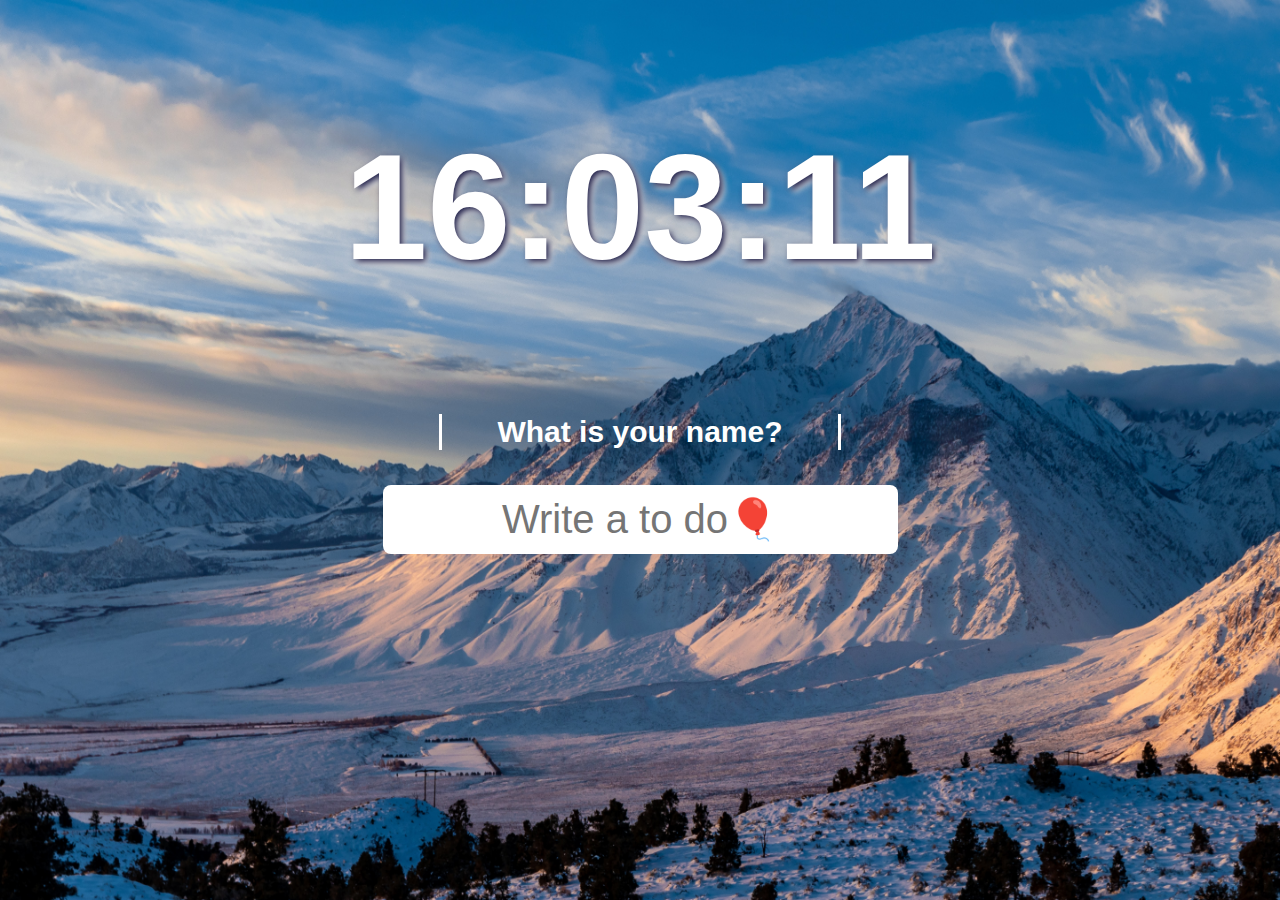
<file: index.html>
<!DOCTYPE html>
<html>
    <head>
        <title>Hi</title>
        <meta charset="utf-8" />
        <link rel="stylesheet" href="index.css" />
    </head>
    <body class="background">
        <div class="js-clock">
            <h1 class="js-title">00:00</h1>
        </div>

        <form class="js-form form">
            <input type="text" placeholder="What is your name?" />
        </form>

        <h4 class="js-greetings greetings"></h4>

        <form class="js-toDoForm">
            <input type="text" placeholder="Write a to do🎈" />
        </form>

        <ul class="js-toDoList">
        </ul>

        <span class="js-weather"></span>

        <div class="js-mention__box">
            <span class="js-mention"></span>
        </div>

        <script src="clock.js"></script>
        <script src="greeting.js"></script>
        <script src="todo.js"></script>
        <script src="background.js"></script>
        <script src="weather.js"></script>
        <script src="mention.js"></script>
    </body>
</html>
</file>
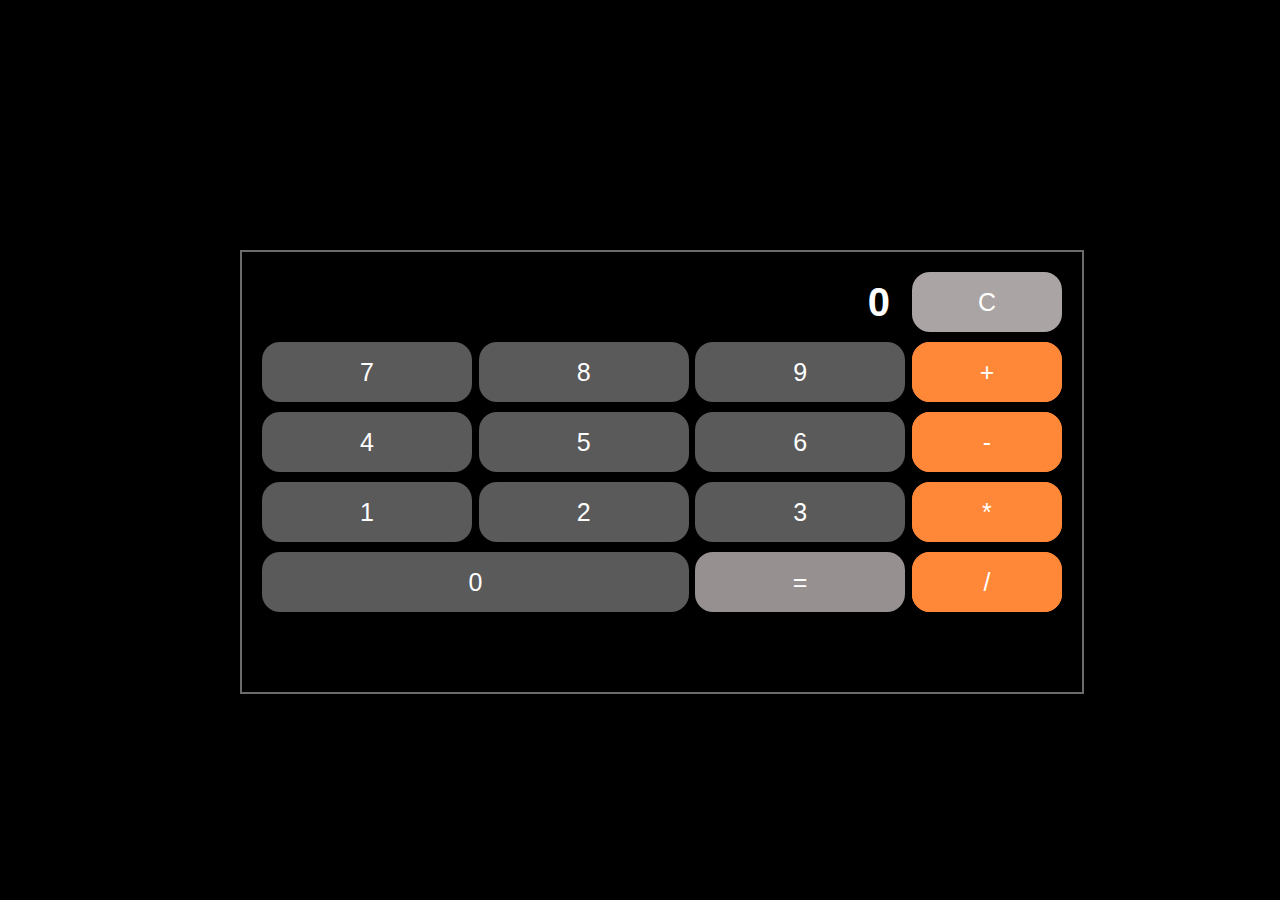
<file: calculator.html>
<!DOCTYPE html>
<html>
    <head>
        <title>Calculator</title>
        <meta charset="utf-8" />
        <link rel="stylesheet" href="calculator.css" />
    </head>
    <body>
       
        <div class="mainbox">

            <div class="topline">
                 <div class="top_column_text">
                    <span class="top_result_text">0</span>
                 </div>

                 <div class="top_column_clear">
                    <button class="clear_icon" type="button">C</button>
                 </div>
            </div>

            <div class="column">
                <div class="column_number">
                    <button class="column_number_text" type="button">7</button>
                </div>
                <div class="column_number">
                    <button class="column_number_text" type="button">8</button>
                </div>
                <div class="column_number">
                    <button class="column_number_text" type="button">9</button>
                </div>
                <div class="column_operation">
                    <button class="operation_icon" type="button">+</button>
                    
                </div>
            </div>

            <div class="column">
                <div class="column_number">
                    <button class="column_number_text" type="button">4</button>
                </div>
                <div class="column_number">
                    <button class="column_number_text" type="button">5</button>
                </div>
                <div class="column_number">
                    <button class="column_number_text" type="button">6</button>
                </div>
                <div class="column_operation">
                    <button class="operation_icon" type="button">-</button>
                   
                </div>
            </div>

            <div class="column">
                <div class="column_number">
                    <button class="column_number_text" type="button" value="1">1</button>
                </div>
                <div class="column_number">
                    <button class="column_number_text" type="button">2</button>
                </div>
                <div class="column_number">
                    <button class="column_number_text" type="button">3</button>
                </div>
                <div class="column_operation">
                    <button class="operation_icon" type="button">*</button>
                </div>
            </div>

            <div class="column">
                <div class="column_number last">
                    <button class="column_number_text zero" type="button">0</button>
                </div>
                
                <div class="column_number">
                    <button class="operation_icon_equal" type="button">=</button>
                </div>
                <div class="column_operation">
                    <button class="operation_icon" type="button">/</button>
                  
                </div>
            </div>

        </div>
        

        <script src="calculator.js"></script>
    </body>
</html>
</file>
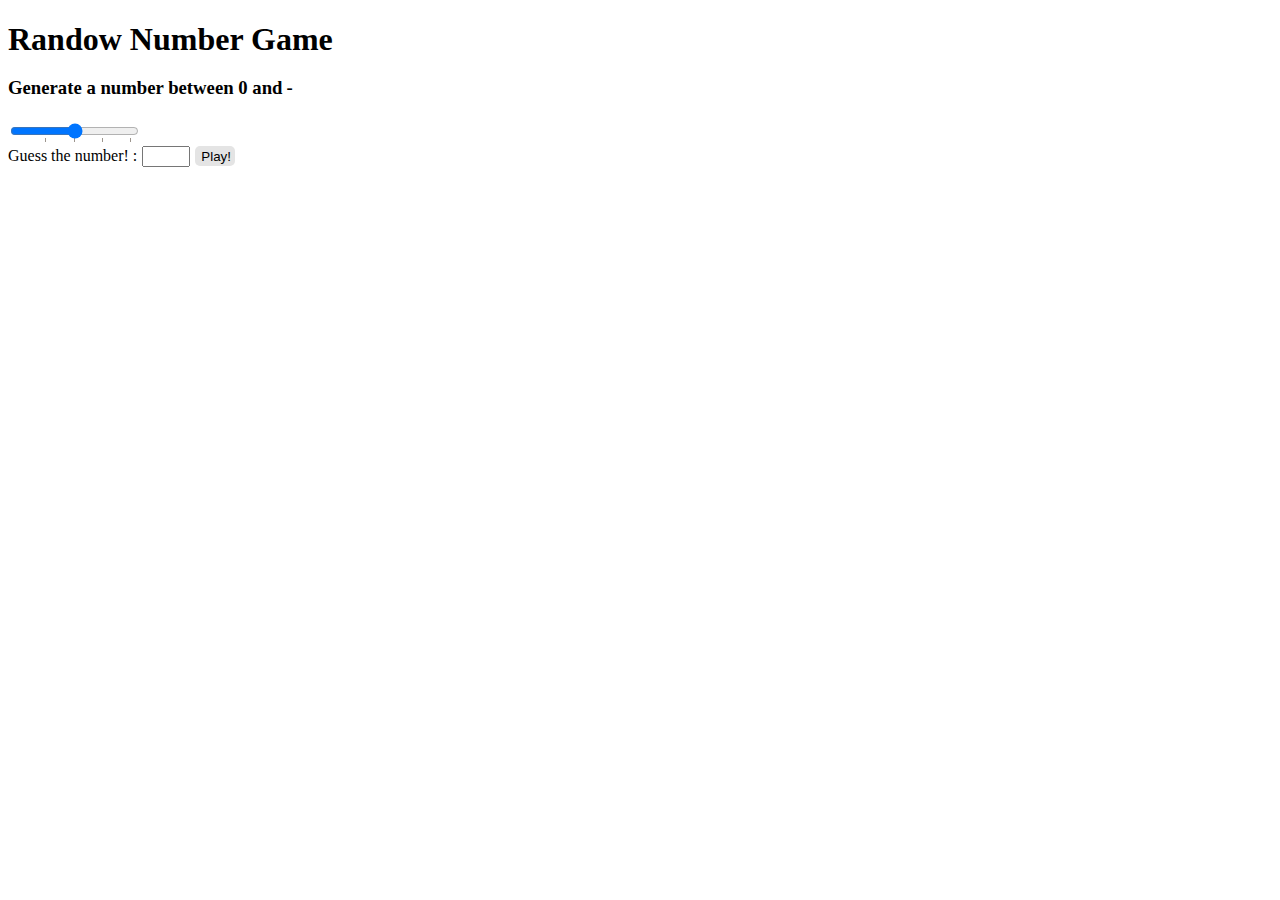
<file: number.html>
<!DOCTYPE html>
<html>
    <head>
        <title>Random Number Game</title>
        <meta charset="utf-8" />
        <link rel="stylesheet" href="number.css" />
    </head>
    <body>
        <div class="title">
            <h1 class="game_title">Randow Number Game</h1>
        </div>

        <div class="subtitle">
            <h3 class="howtoplay">Generate a number between 0 and</h3>
            <h3 class="howtoplay_random_num">-</h3>
        </div>

        <div>
            <input type="range" required id="number_range" min="0" max="200" step="5" 
            list="tickmarks" />
            <datalist id="tickmarks">
                <option value="50"></option>
                <option value="100"></option>
                <option value="150"></option>
                <option value="200"></option>
                <option value="250"></option>
            </datalist>
        </div>

        <form class="game_form">
            <label for="game_start">Guess the number! : </label>
            <input type="number" class="game_start" />
            <input class="game_btn" type="button" value="Play!" />
        </form>

        <span class="result_view"></span>
        <span class="result_feedback"></span>

    


        <script src="number.js"></script>
    </body>
</html>
</file>
<file: index.css>
@import "clock.css";
@import "mention.css";
@import "todo.css";
@import "weather.css";
@import "greeting.css";

body {
    background-color: rgb(157, 235, 235);
    font-family:-apple-system, BlinkMacSystemFont, 'Segoe UI', Roboto, Oxygen, Ubuntu, Cantarell, 'Open Sans', 'Helvetica Neue', sans-serif;
    position: relative;
    margin: 0px 0px;
    height: 100vh;
}

h1 {
    font-size : 50px;
    color: white;

}

.bass__screen {
    background-color: rgb(0, 128, 128);
}

.med__screen {
    background-color: rgb(216, 191, 216);
}

.max__screen {
    background-color: rgb(154, 205, 50);
}

.form,
.greetings {
    display: none;
}

.showing {
    display: block;
}

@keyframes fadeIn{
    from{
        opacity: 0;
    } to {
        opacity: 1;
    }
}

.bgImage {
    position: absolute;
    top: 0;
    left: 0;
    width: 100%;
    height: 100%;
    z-index: -1;
    animation: fadeIn 1s ease-in-out;
}
</file>
<file: calculator.css>
body {
    font-family: sans-serif, 'Franklin Gothic Medium', 'Arial Narrow', Arial, sans-serif;
    background-color: black;
}

/* 버튼 클릭 active를 위한 애니메이션 */
@keyframes slowmotion {
    0% {
        opacity: 1;
    }
    50% {
        opacity: 0.5;
    }
    100% {
        opacity: 1;
    }
}
  
.mainbox {
    position: absolute;
    width: 800px;
    height: 400px;
    margin: -200px 0px 0px -400px;
    top: 50%;
    left: 50%;
    border: solid;
    border-color: rgb(107, 107, 107);
    border-width: 2px;
    padding: 20px;
}

.topline {
    display: flex;
    justify-content: space-between;
    align-items: center;
    margin-bottom: 10px;
}

.topline .top_column_text {
    width: 80%;
    display: flex;
    justify-content: flex-end;
}

.top_result_text {
    color: white;
    font-size: 40px;
    font-weight: bold;
    margin-right: 12px;
}

.top_column_clear {
    display: flex;
    position: relative;
    
}

.column {
    display: flex;
    align-items: center;
    justify-content: space-between;
    margin-bottom: 10px;
}

.column .column_number {
    width: 26%;
}

.column_number_text {
    border: 0;
    outline: 0;
    width: 210px;
    height: 60px;
    font-size: 25px;
    font-weight: 300;
    color: white;
    border-radius: 18px;
    background-color: rgb(90, 90, 90);
}
.column_number_text:active {
    animation: slowmotion 0.2s ease-in-out;
}

.zero {
    width: 427px;
}

.column_operation {
    display: flex;
    justify-content: flex-end;
    position: relative;
    width: 150px;
    height: 60px;
    font-size: 25px;
    color: white;
    border-radius: 18px;
    background-color: rgb(255, 135, 56);
}
.column_operation:active {
    animation: slowmotion 0.2s ease-in-out;
}


.clear_icon {
    border: 0;
    outline: 0;
    text-align: center;
    color: white;
    width: 150px;
    height: 60px;
    font-size: 25px;
    border-radius: 18px;
    background-color: rgb(170, 164, 164);
}
.clear_icon:active {
    animation: slowmotion 0.2s ease-in-out;
}

.operation_icon_equal {
    border: 0;
    outline: 0;
    text-align: center;
    color: white;
    width: 210px;
    height: 60px;
    font-size: 25px;
    border-radius: 18px;
    background-color: rgb(150, 144, 144);
}
.operation_icon_equal:active {
    animation: slowmotion 0.2s ease-in-out;
}

.operation_icon {
    border: 0;
    outline: 0;
    text-align: center;
    color: white;
    width: 150px;
    height: 60px;
    font-size: 25px;
    border-radius: 18px;
    background-color: rgb(255, 135, 56);
}

.column .last:first-child {
    width: 53%;
}
</file>
<file: number.css>
.subtitle h3 {
    margin-top: -10px;
    display: inline-block;
}


.game_form {
    display: flex;
    align-items: center;
}

.game_start {
    width: 40px;
    margin-left: 5px;
    margin-right: 5px;
}

.game_start:active {
    outline: burlywood;
}

.game_btn {
    width: 40px;
    height: 20px;
    background-color: rgb(228, 228, 228);
    border: none;
    border-radius: 5px;
}

.game_btn:hover {
    box-shadow: 1px 1px 2px rgba(0, 0, 0, 0.5);
}

.game_btn:active {
    background-color: burlywood;
    outline: none;
}


.result_feedback {
    font-weight: 600;
    font-size: 25px;
    margin-left: 20px;
}
</file>
